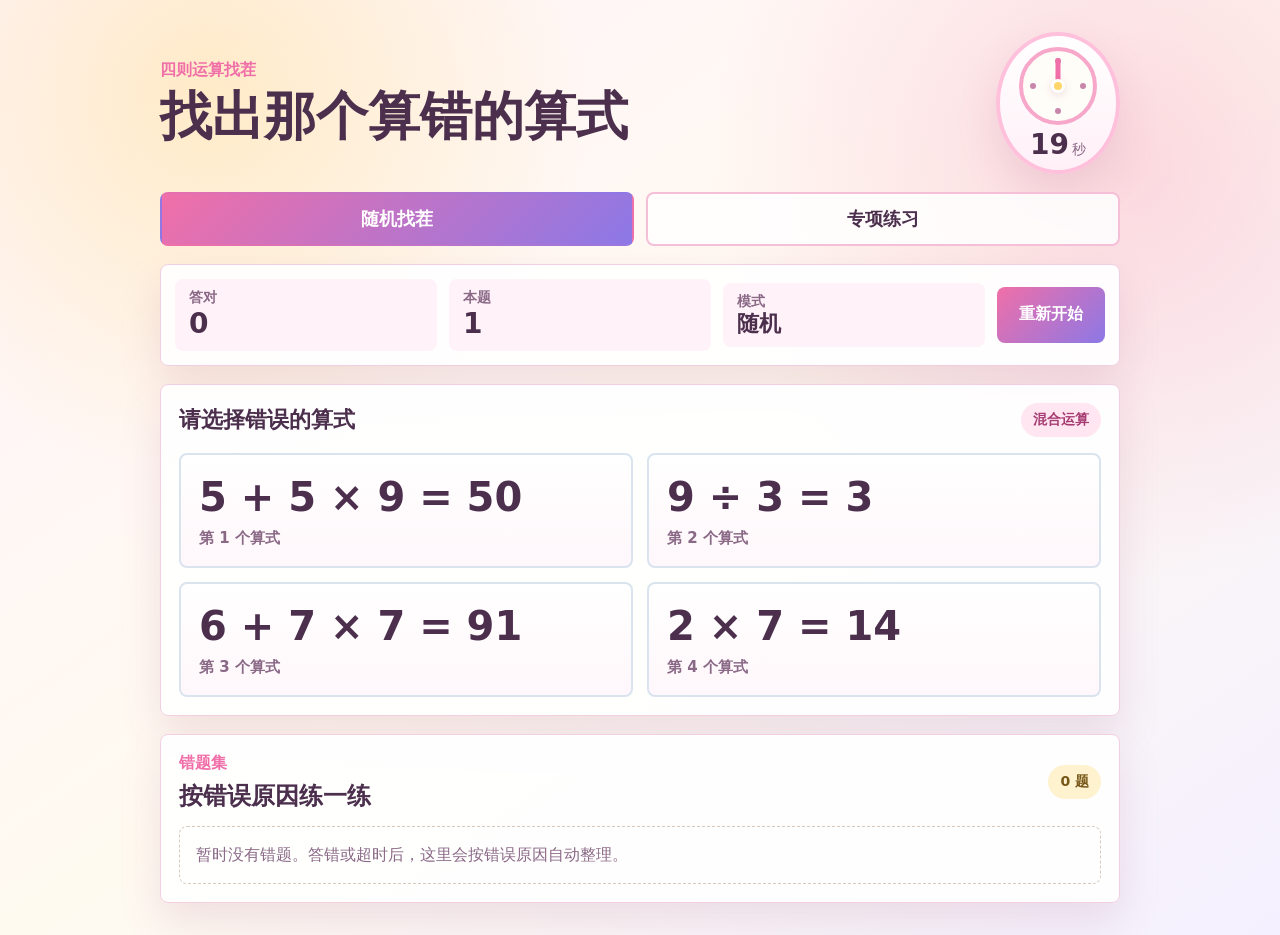
<file: index.html>
<!doctype html>
<html lang="zh-CN">
  <head>
    <meta charset="UTF-8" />
    <meta name="viewport" content="width=device-width, initial-scale=1.0" />
    <title>算式找茬</title>
    <link rel="stylesheet" href="styles.css" />
  </head>
  <body>
    <main class="app">
      <section class="topbar" aria-label="游戏状态">
        <div>
          <p class="eyebrow">四则运算找茬</p>
          <h1>找出那个算错的算式</h1>
        </div>
        <div class="timer" aria-label="本题剩余时间" aria-live="polite">
          <div class="clock-face">
            <span class="clock-mark mark-12"></span>
            <span class="clock-mark mark-3"></span>
            <span class="clock-mark mark-6"></span>
            <span class="clock-mark mark-9"></span>
            <span id="clockHand" class="clock-hand"></span>
            <span class="clock-center"></span>
          </div>
          <div class="timer-text">
            <span id="timeLeft">20</span>
            <small>秒</small>
          </div>
        </div>
      </section>

      <nav class="page-tabs" aria-label="练习入口">
        <button id="gameTabButton" class="tab-button active" type="button">随机找茬</button>
        <button id="practiceTabButton" class="tab-button" type="button">专项练习</button>
      </nav>

      <section id="gamePage">
        <section class="score-panel" aria-label="得分">
          <div>
            <span class="label">答对</span>
            <strong id="score">0</strong>
          </div>
          <div>
            <span class="label" id="roundLabel">本题</span>
            <strong id="round">1</strong>
          </div>
          <div>
            <span class="label">模式</span>
            <strong id="modeName">随机</strong>
          </div>
          <button id="newGameButton" type="button">重新开始</button>
        </section>

        <section class="question-panel" aria-live="polite">
          <div class="prompt-row">
            <p id="prompt">请选择错误的算式</p>
            <span id="difficultyTag">基础练习</span>
          </div>
          <div id="choices" class="choices" aria-label="算式选项"></div>
        </section>

        <section id="feedback" class="feedback hidden" aria-live="assertive"></section>
      </section>

      <section id="practicePage" class="practice-page hidden" aria-label="专项练习">
        <div class="section-title">
          <div>
            <p class="eyebrow">专项练习</p>
            <h2>选择一种易错类型</h2>
          </div>
          <span>每组 10 题</span>
        </div>
        <div id="practiceCatalog" class="practice-catalog"></div>
      </section>

      <section class="mistake-book" aria-label="错题集">
        <div class="section-title">
          <div>
            <p class="eyebrow">错题集</p>
            <h2>按错误原因练一练</h2>
          </div>
          <span id="mistakeCount">0 题</span>
        </div>
        <div id="mistakeGroups" class="mistake-groups"></div>
      </section>
    </main>

    <script src="script.js"></script>
  </body>
</html>
</file>
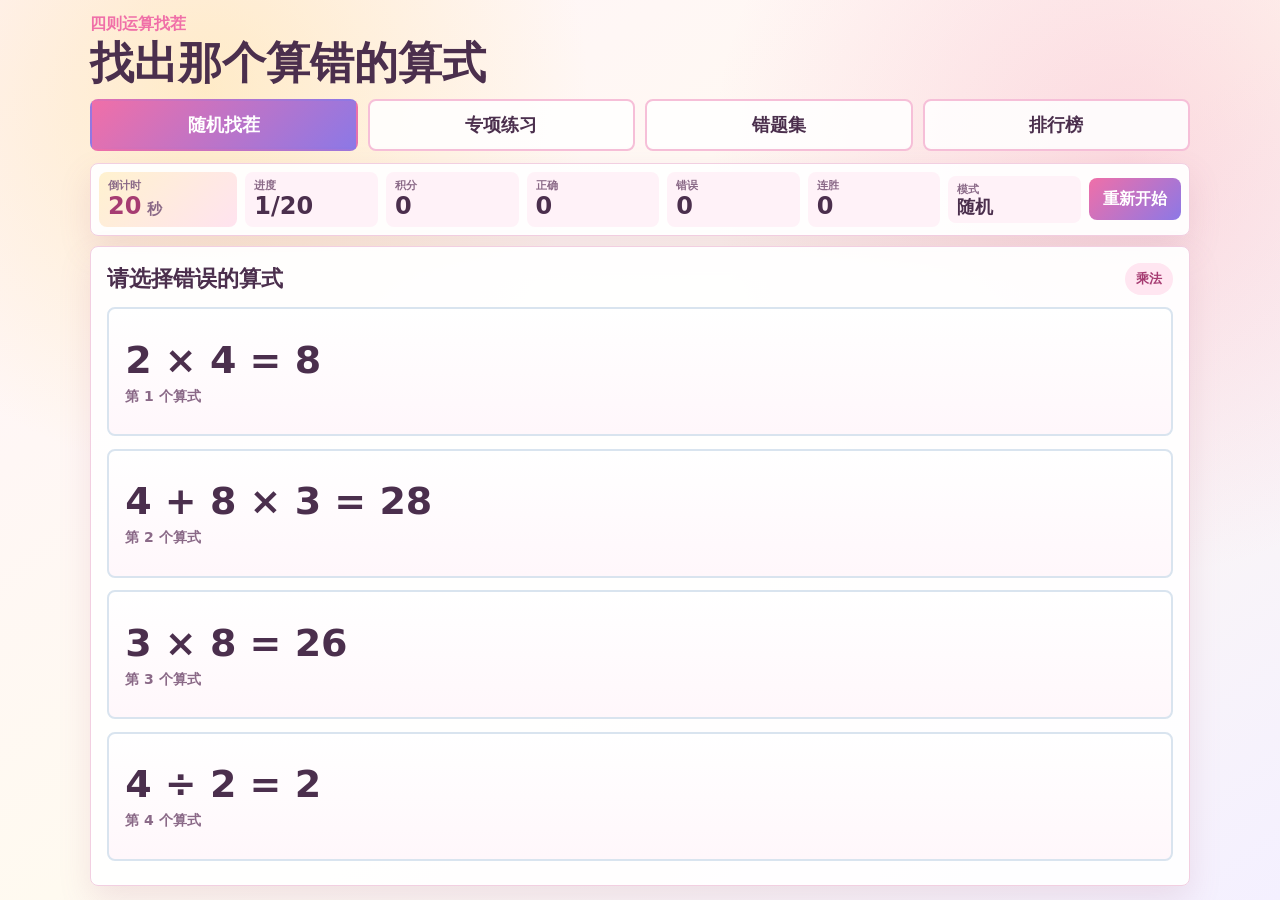
<file: android/app/src/main/assets/index.html>
<!doctype html>
<html lang="zh-CN">
  <head>
    <meta charset="UTF-8" />
    <meta name="viewport" content="width=device-width, initial-scale=1.0" />
    <title>算式找茬</title>
    <link rel="stylesheet" href="styles.css" />
  </head>
  <body>
    <main class="app">
      <section class="topbar" aria-label="游戏状态">
        <div>
          <p class="eyebrow">四则运算找茬</p>
          <h1>找出那个算错的算式</h1>
        </div>
      </section>

      <nav class="page-tabs" aria-label="练习入口">
        <button id="gameTabButton" class="tab-button active" type="button">随机找茬</button>
        <button id="practiceTabButton" class="tab-button" type="button">专项练习</button>
        <button id="mistakeTabButton" class="tab-button" type="button">错题集</button>
        <button id="leaderboardTabButton" class="tab-button" type="button">排行榜</button>
      </nav>

      <section id="gamePage">
        <section class="score-panel" aria-label="得分">
          <div class="countdown-stat" aria-label="本题剩余时间" aria-live="polite">
            <span class="label">倒计时</span>
            <strong><span id="timeLeft">20</span><small> 秒</small></strong>
          </div>
          <div>
            <span class="label" id="roundLabel">进度</span>
            <strong id="round">1/20</strong>
          </div>
          <div>
            <span class="label">积分</span>
            <strong id="score">0</strong>
          </div>
          <div>
            <span class="label">正确</span>
            <strong id="correctCount">0</strong>
          </div>
          <div>
            <span class="label">错误</span>
            <strong id="wrongCount">0</strong>
          </div>
          <div>
            <span class="label">连胜</span>
            <strong id="comboCount">0</strong>
          </div>
          <div>
            <span class="label">模式</span>
            <strong id="modeName">随机</strong>
          </div>
          <button id="newGameButton" type="button">重新开始</button>
        </section>

        <section class="question-panel" aria-live="polite">
          <div class="prompt-row">
            <p id="prompt">请选择错误的算式</p>
            <span id="difficultyTag">基础练习</span>
          </div>
          <div id="choices" class="choices" aria-label="算式选项"></div>
          <div class="question-actions">
            <button id="nextQuestionButton" class="hidden" type="button">下一题</button>
          </div>
        </section>

        <section id="feedback" class="feedback hidden" aria-live="assertive"></section>
        <div id="comboFloat" class="combo-float hidden" aria-live="polite"></div>
      </section>

      <section id="practicePage" class="practice-page hidden" aria-label="专项练习">
        <div class="section-title">
          <div>
            <p class="eyebrow">专项练习</p>
            <h2>选择一种易错类型</h2>
          </div>
          <span>每组 10 题</span>
        </div>
        <div id="practiceCatalog" class="practice-catalog"></div>
      </section>

      <section id="mistakePage" class="mistake-book hidden" aria-label="错题集">
        <div class="section-title">
          <div>
            <p class="eyebrow">错题集</p>
            <h2>按错误原因练一练</h2>
          </div>
          <span id="mistakeCount">0 题</span>
        </div>
        <div id="mistakeGroups" class="mistake-groups"></div>
      </section>

      <section id="leaderboardPage" class="leaderboard-page hidden" aria-label="排行榜">
        <div class="section-title">
          <div>
            <p class="eyebrow">排行榜</p>
            <h2>历史挑战得分</h2>
          </div>
          <span id="leaderboardCount">0 次</span>
        </div>
        <div id="leaderboardList" class="leaderboard-list"></div>
      </section>
    </main>

    <audio id="bgmAudio" src="assets/audio/bgm-flowerbed-fields.ogg" loop preload="auto"></audio>
    <audio id="clickAudio" src="assets/audio/click.mp3" preload="auto"></audio>
    <audio id="correctAudio" src="assets/audio/correct.mp3" preload="auto"></audio>
    <audio id="wrongAudio" src="assets/audio/error.mp3" preload="auto"></audio>
    <audio id="comboWin3Audio" src="assets/audio/win-3.mp3" preload="auto"></audio>
    <audio id="comboWin5Audio" src="assets/audio/win-5.mp3" preload="auto"></audio>
    <audio id="comboWin7Audio" src="assets/audio/win-7.mp3" preload="auto"></audio>
    <audio id="comboWin9Audio" src="assets/audio/win-9.mp3" preload="auto"></audio>
    <audio id="comboWin11Audio" src="assets/audio/win-11.mp3" preload="auto"></audio>
    <script src="script.js"></script>
  </body>
</html>
</file>
<file: styles.css>
:root {
  --bg: #fff4fa;
  --panel: #ffffff;
  --ink: #4b2f4d;
  --muted: #8a6987;
  --line: #f2cfe1;
  --blue: #7867d9;
  --green: #2f9b83;
  --pink: #f06fa8;
  --soft-pink: #ffe3ef;
  --yellow: #ffd66b;
  --wrong: #df4d67;
  --shadow: 0 18px 42px rgba(171, 91, 130, 0.16);
}

* {
  box-sizing: border-box;
}

body {
  margin: 0;
  min-height: 100vh;
  background:
    radial-gradient(circle at 16% 10%, rgba(255, 214, 107, 0.34), transparent 24rem),
    radial-gradient(circle at 88% 18%, rgba(240, 111, 168, 0.24), transparent 26rem),
    linear-gradient(145deg, #fff4fa 0%, #fffaf0 52%, #f4f0ff 100%);
  color: var(--ink);
  font-family:
    "PingFang SC", "Microsoft YaHei", system-ui, -apple-system, BlinkMacSystemFont,
    "Segoe UI", sans-serif;
}

button {
  font: inherit;
}

.app {
  width: min(960px, calc(100% - 32px));
  margin: 0 auto;
  padding: 32px 0;
}

.topbar {
  display: flex;
  align-items: center;
  justify-content: space-between;
  gap: 16px;
  margin-bottom: 18px;
}

.eyebrow {
  margin: 0 0 6px;
  color: var(--pink);
  font-size: 16px;
  font-weight: 800;
}

h1 {
  margin: 0;
  font-size: clamp(30px, 5vw, 52px);
  line-height: 1.12;
  letter-spacing: 0;
}

.timer {
  flex: 0 0 auto;
  width: 124px;
  min-height: 142px;
  display: grid;
  justify-items: center;
  align-content: center;
  gap: 6px;
  border: 4px solid #ffc0dc;
  border-radius: 50%;
  background: linear-gradient(180deg, #fff 0%, #fff0f7 100%);
  box-shadow: var(--shadow);
}

.clock-face {
  position: relative;
  width: 78px;
  height: 78px;
  border: 4px solid #f7a7ca;
  border-radius: 50%;
  background: #fffdf8;
}

.clock-mark {
  position: absolute;
  width: 6px;
  height: 6px;
  border-radius: 50%;
  background: #c887aa;
}

.mark-12 {
  top: 7px;
  left: 50%;
  transform: translateX(-50%);
}

.mark-3 {
  top: 50%;
  right: 7px;
  transform: translateY(-50%);
}

.mark-6 {
  bottom: 7px;
  left: 50%;
  transform: translateX(-50%);
}

.mark-9 {
  top: 50%;
  left: 7px;
  transform: translateY(-50%);
}

.clock-hand {
  position: absolute;
  left: 50%;
  bottom: 50%;
  width: 5px;
  height: 28px;
  border-radius: 999px;
  background: var(--pink);
  transform: translateX(-50%) rotate(0deg);
  transform-origin: 50% 100%;
  transition: transform 320ms ease;
}

.clock-center {
  position: absolute;
  top: 50%;
  left: 50%;
  width: 14px;
  height: 14px;
  border: 3px solid #fff;
  border-radius: 50%;
  background: var(--yellow);
  transform: translate(-50%, -50%);
  box-shadow: 0 2px 8px rgba(171, 91, 130, 0.22);
}

.timer-text {
  display: flex;
  align-items: baseline;
  gap: 3px;
  color: var(--ink);
}

.timer-text span {
  display: block;
  font-size: 28px;
  font-weight: 900;
  line-height: 1;
}

.timer-text small {
  display: block;
  color: var(--muted);
  font-size: 14px;
  text-align: center;
}

.score-panel,
.question-panel,
.feedback,
.mistake-book,
.practice-page {
  border: 1px solid var(--line);
  border-radius: 8px;
  background: rgba(255, 255, 255, 0.94);
  box-shadow: var(--shadow);
}

.page-tabs {
  display: grid;
  grid-template-columns: repeat(2, minmax(0, 1fr));
  gap: 12px;
  margin-bottom: 18px;
}

.tab-button {
  min-height: 54px;
  border: 2px solid #f6bfd8;
  border-radius: 8px;
  background: rgba(255, 255, 255, 0.86);
  color: var(--ink);
  cursor: pointer;
  font-size: 18px;
  font-weight: 900;
}

.tab-button.active {
  border-color: transparent;
  background: linear-gradient(135deg, #f06fa8, #8c78e6);
  color: white;
}

.score-panel {
  display: grid;
  grid-template-columns: 1fr 1fr 1fr auto;
  gap: 12px;
  align-items: center;
  padding: 14px;
  margin-bottom: 18px;
}

.score-panel div {
  min-height: 64px;
  padding: 10px 14px;
  border-radius: 8px;
  background: #fff2f8;
}

.label {
  display: block;
  color: var(--muted);
  font-size: 14px;
  font-weight: 700;
}

.score-panel strong {
  display: block;
  overflow-wrap: anywhere;
  font-size: 28px;
  line-height: 1.2;
}

#modeName {
  font-size: 22px;
}

#newGameButton {
  min-height: 56px;
  padding: 0 22px;
  border: 0;
  border-radius: 8px;
  background: linear-gradient(135deg, #f06fa8, #8c78e6);
  color: white;
  cursor: pointer;
  font-weight: 800;
}

.question-panel {
  padding: 18px;
}

.prompt-row {
  display: flex;
  align-items: center;
  justify-content: space-between;
  gap: 12px;
  margin-bottom: 16px;
}

#prompt {
  margin: 0;
  font-size: 22px;
  font-weight: 900;
}

#difficultyTag {
  flex: 0 0 auto;
  padding: 8px 12px;
  border-radius: 999px;
  background: #ffe6f1;
  color: #a63c72;
  font-size: 14px;
  font-weight: 800;
}

.choices {
  display: grid;
  grid-template-columns: repeat(2, minmax(0, 1fr));
  gap: 14px;
}

.choice {
  width: 100%;
  min-height: 112px;
  padding: 18px;
  border: 2px solid #d9e4ef;
  border-radius: 8px;
  background: linear-gradient(180deg, #ffffff 0%, #fff7fb 100%);
  color: var(--ink);
  cursor: pointer;
  text-align: left;
  transition: transform 180ms ease, border-color 180ms ease, background 180ms ease;
}

.choice:hover,
.choice:focus-visible {
  border-color: var(--pink);
  outline: none;
  transform: translateY(-2px);
}

.choice .formula {
  display: block;
  overflow-wrap: anywhere;
  font-size: clamp(26px, 4.4vw, 40px);
  font-weight: 900;
  line-height: 1.2;
}

.choice .hint {
  display: block;
  margin-top: 8px;
  color: var(--muted);
  font-size: 15px;
  font-weight: 700;
}

.choice.correct-pick {
  border-color: var(--green);
  background: #ecfbf4;
}

.choice.wrong-pick {
  border-color: var(--wrong);
  background: #fff0f0;
}

.choice.answer {
  border-color: var(--pink);
  background: #fff1f8;
}

.choice:disabled {
  cursor: default;
}

.feedback {
  margin-top: 18px;
  padding: 18px;
  border-left: 8px solid var(--blue);
}

.feedback.success {
  border-left-color: var(--green);
}

.feedback.fail {
  border-left-color: var(--wrong);
}

.feedback h2 {
  margin: 0 0 8px;
  font-size: 24px;
  letter-spacing: 0;
}

.feedback p {
  margin: 6px 0 0;
  color: var(--muted);
  font-size: 17px;
  line-height: 1.55;
}

.mistake-book {
  margin-top: 18px;
  padding: 18px;
}

.practice-page {
  padding: 18px;
}

.section-title {
  display: flex;
  align-items: center;
  justify-content: space-between;
  gap: 12px;
  margin-bottom: 14px;
}

.section-title h2 {
  margin: 0;
  font-size: 24px;
  letter-spacing: 0;
}

#mistakeCount {
  flex: 0 0 auto;
  padding: 8px 12px;
  border-radius: 999px;
  background: #fff2cf;
  color: #765718;
  font-size: 14px;
  font-weight: 900;
}

.mistake-groups,
.practice-catalog {
  display: grid;
  gap: 12px;
}

.practice-catalog {
  grid-template-columns: repeat(2, minmax(0, 1fr));
}

.empty-state {
  margin: 0;
  padding: 16px;
  border: 1px dashed #d7c9bb;
  border-radius: 8px;
  color: var(--muted);
  font-size: 16px;
  line-height: 1.5;
}

.mistake-group {
  display: grid;
  grid-template-columns: 1fr auto;
  gap: 10px 14px;
  align-items: center;
  padding: 14px;
  border: 1px solid #e5edf5;
  border-radius: 8px;
  background: #fff7fb;
}

.practice-card {
  display: grid;
  gap: 12px;
  align-content: space-between;
  min-height: 190px;
  padding: 16px;
  border: 2px solid #f3d2e2;
  border-radius: 8px;
  background: linear-gradient(180deg, #ffffff 0%, #fff5fa 100%);
}

.practice-card h3 {
  margin: 0 0 8px;
  font-size: 21px;
  letter-spacing: 0;
}

.practice-card p {
  margin: 0;
  color: var(--muted);
  font-size: 16px;
  line-height: 1.5;
}

.practice-meta {
  display: flex;
  flex-wrap: wrap;
  gap: 8px;
}

.practice-meta span {
  padding: 7px 10px;
  border-radius: 999px;
  background: #fff0c9;
  color: #735214;
  font-size: 13px;
  font-weight: 900;
}

.mistake-group h3 {
  margin: 0 0 6px;
  font-size: 18px;
  letter-spacing: 0;
}

.mistake-group p {
  margin: 0;
  color: var(--muted);
  font-size: 15px;
  line-height: 1.45;
}

.practice-button {
  min-height: 48px;
  padding: 0 16px;
  border: 0;
  border-radius: 8px;
  background: linear-gradient(135deg, #f06fa8, #ff9cc7);
  color: #fff;
  cursor: pointer;
  font-weight: 900;
}

.mistake-list {
  grid-column: 1 / -1;
  display: grid;
  gap: 6px;
  margin: 2px 0 0;
  padding: 0;
  list-style: none;
}

.mistake-list li {
  padding-top: 6px;
  border-top: 1px solid #e3ebf3;
  color: var(--ink);
  font-size: 15px;
  line-height: 1.4;
}

.hidden {
  display: none;
}

@media (max-width: 720px) {
  .app {
    width: min(100% - 24px, 560px);
    padding: 18px 0;
  }

  .topbar {
    align-items: flex-start;
  }

  .timer {
    width: 96px;
    min-height: 116px;
  }

  .clock-face {
    width: 62px;
    height: 62px;
  }

  .clock-hand {
    height: 21px;
  }

  .timer-text span {
    font-size: 24px;
  }

  .score-panel,
  .mistake-group,
  .practice-catalog,
  .page-tabs {
    grid-template-columns: 1fr;
  }

  #newGameButton {
    grid-column: auto;
  }

  .prompt-row,
  .choices {
    grid-template-columns: 1fr;
  }

  .prompt-row {
    display: grid;
    align-items: start;
  }
}

@media (prefers-reduced-motion: reduce) {
  .choice {
    transition: none;
  }

  .choice:hover,
  .choice:focus-visible {
    transform: none;
  }
}
</file>
<file: android/app/src/main/assets/styles.css>
:root {
  --bg: #fff4fa;
  --panel: #ffffff;
  --ink: #4b2f4d;
  --muted: #8a6987;
  --line: #f2cfe1;
  --blue: #7867d9;
  --green: #2f9b83;
  --pink: #f06fa8;
  --yellow: #ffd66b;
  --wrong: #df4d67;
  --shadow: 0 14px 32px rgba(171, 91, 130, 0.15);
}

* {
  box-sizing: border-box;
}

html,
body {
  height: 100%;
}

body {
  margin: 0;
  height: 100vh;
  height: 100dvh;
  overflow: hidden;
  background:
    radial-gradient(circle at 16% 10%, rgba(255, 214, 107, 0.34), transparent 24rem),
    radial-gradient(circle at 88% 18%, rgba(240, 111, 168, 0.24), transparent 26rem),
    linear-gradient(145deg, #fff4fa 0%, #fffaf0 52%, #f4f0ff 100%);
  color: var(--ink);
  font-family:
    "PingFang SC", "Microsoft YaHei", system-ui, -apple-system, BlinkMacSystemFont,
    "Segoe UI", sans-serif;
}

button {
  font: inherit;
}

.app {
  width: min(1100px, calc(100% - 24px));
  height: 100vh;
  height: 100dvh;
  margin: 0 auto;
  padding: clamp(8px, 1.6vh, 18px) 0;
  display: grid;
  grid-template-rows: auto auto minmax(0, 1fr);
  gap: clamp(7px, 1.3vh, 12px);
}

.topbar {
  min-height: 0;
}

.eyebrow {
  margin: 0 0 4px;
  color: var(--pink);
  font-size: clamp(12px, 1.8vw, 16px);
  font-weight: 800;
}

h1 {
  margin: 0;
  font-size: clamp(24px, 4vw, 44px);
  line-height: 1.1;
  letter-spacing: 0;
}

.score-panel,
.question-panel,
.feedback,
.mistake-book,
.practice-page,
.leaderboard-page {
  border: 1px solid var(--line);
  border-radius: 8px;
  background: rgba(255, 255, 255, 0.94);
  box-shadow: var(--shadow);
}

.page-tabs {
  display: grid;
  grid-template-columns: repeat(4, minmax(0, 1fr));
  gap: 10px;
}

.tab-button {
  min-height: clamp(40px, 5.8vh, 52px);
  border: 2px solid #f6bfd8;
  border-radius: 8px;
  background: rgba(255, 255, 255, 0.86);
  color: var(--ink);
  cursor: pointer;
  font-size: clamp(15px, 2.2vw, 18px);
  font-weight: 900;
}

.tab-button.active {
  border-color: transparent;
  background: linear-gradient(135deg, #f06fa8, #8c78e6);
  color: white;
}

#gamePage,
.practice-page,
.mistake-book,
.leaderboard-page {
  min-height: 0;
}

#gamePage {
  display: grid;
  grid-template-rows: auto minmax(0, 1fr) auto;
}

.score-panel {
  display: flex;
  flex-wrap: nowrap;
  gap: 8px;
  align-items: center;
  padding: 8px;
  margin-bottom: 10px;
  overflow: hidden;
}

.score-panel div {
  min-width: 0;
  min-height: 42px;
  padding: 6px 9px;
  border-radius: 8px;
  background: #fff2f8;
}

.score-panel div:not(.countdown-stat) {
  flex: 1 1 0;
}

.countdown-stat {
  flex: 1.05 1 0;
}

.countdown-stat {
  background: linear-gradient(135deg, #fff2cf, #ffe3ef) !important;
}

.countdown-stat strong {
  color: #a63c72;
}

.countdown-stat small {
  color: var(--muted);
  font-size: 0.62em;
}

.label {
  display: block;
  color: var(--muted);
  font-size: 11px;
  font-weight: 700;
}

.score-panel strong {
  display: block;
  overflow-wrap: anywhere;
  font-size: clamp(16px, 2.3vw, 24px);
  line-height: 1.15;
}

#modeName {
  font-size: clamp(13px, 1.8vw, 18px);
}

#newGameButton,
#nextQuestionButton {
  min-height: 42px;
  padding: 0 14px;
  border: 0;
  border-radius: 8px;
  background: linear-gradient(135deg, #f06fa8, #8c78e6);
  color: white;
  cursor: pointer;
  font-weight: 800;
  white-space: nowrap;
}

#nextQuestionButton {
  background: linear-gradient(135deg, #2f9b83, #78c7b3);
}

.question-panel {
  min-height: 0;
  padding: clamp(10px, 1.8vh, 16px);
  display: grid;
  grid-template-rows: auto minmax(0, 1fr) auto;
}

.question-actions {
  display: flex;
  justify-content: flex-end;
  margin-top: 8px;
}

.question-actions #nextQuestionButton {
  min-width: 118px;
}

.prompt-row {
  display: flex;
  align-items: center;
  justify-content: space-between;
  gap: 10px;
  margin-bottom: clamp(8px, 1.4vh, 14px);
}

#prompt {
  margin: 0;
  font-size: clamp(18px, 2.8vw, 22px);
  font-weight: 900;
}

#difficultyTag {
  flex: 0 0 auto;
  padding: 7px 11px;
  border-radius: 999px;
  background: #ffe6f1;
  color: #a63c72;
  font-size: 13px;
  font-weight: 800;
}

.choices {
  display: grid;
  grid-template-columns: 1fr;
  gap: clamp(8px, 1.4vh, 14px);
}

.choice {
  width: 100%;
  min-height: clamp(66px, 11vh, 92px);
  padding: clamp(10px, 1.8vh, 18px);
  border: 2px solid #d9e4ef;
  border-radius: 8px;
  background: linear-gradient(180deg, #ffffff 0%, #fff7fb 100%);
  color: var(--ink);
  cursor: pointer;
  text-align: left;
  transition: transform 180ms ease, border-color 180ms ease, background 180ms ease;
}

.choice:hover,
.choice:focus-visible {
  border-color: var(--pink);
  outline: none;
  transform: translateY(-2px);
}

.choice .formula {
  display: block;
  overflow-wrap: anywhere;
  font-size: clamp(23px, 4vw, 38px);
  font-weight: 900;
  line-height: 1.18;
}

.choice .hint {
  display: block;
  margin-top: 5px;
  color: var(--muted);
  font-size: 14px;
  font-weight: 700;
}

.choice-feedback {
  display: none;
  margin-top: 7px;
  padding-top: 7px;
  border-top: 1px solid #f0c8dc;
  color: var(--muted);
  font-size: clamp(12px, 1.8vw, 14px);
  line-height: 1.3;
}

.choice-feedback strong,
.choice-feedback span {
  display: block;
}

.choice-feedback strong {
  color: #a63c72;
  font-size: 1.05em;
}

.choice.answer .choice-feedback,
.choice.correct-pick .choice-feedback,
.choice.wrong-pick .choice-feedback {
  display: block;
}

.choice.correct-pick {
  border-color: var(--green);
  background: #ecfbf4;
}

.choice.correct-formula {
  border-color: var(--green);
  background: #ecfbf4;
}

.choice.answer {
  border-color: var(--wrong);
  background: #fff0f0;
}

.choice:disabled {
  cursor: default;
}

.feedback {
  margin-top: 10px;
  padding: clamp(10px, 1.5vh, 14px);
  border-left: 8px solid var(--blue);
}

.feedback.success {
  border-left-color: var(--green);
}

.feedback.fail {
  border-left-color: var(--wrong);
}

.feedback h2 {
  margin: 0 0 4px;
  font-size: clamp(18px, 2.8vw, 22px);
  letter-spacing: 0;
}

.feedback p {
  margin: 3px 0 0;
  color: var(--muted);
  font-size: clamp(13px, 2.1vw, 16px);
  line-height: 1.32;
}

.practice-page,
.mistake-book,
.leaderboard-page {
  padding: clamp(10px, 1.8vh, 16px);
}

.mistake-book {
  overflow-y: auto;
  overscroll-behavior: contain;
  -webkit-overflow-scrolling: touch;
}

.section-title {
  display: flex;
  align-items: center;
  justify-content: space-between;
  gap: 10px;
  margin-bottom: 8px;
}

.section-title h2 {
  margin: 0;
  font-size: clamp(18px, 2.8vw, 24px);
  letter-spacing: 0;
}

#mistakeCount,
.section-title > span {
  flex: 0 0 auto;
  padding: 7px 11px;
  border-radius: 999px;
  background: #fff2cf;
  color: #765718;
  font-size: 13px;
  font-weight: 900;
}

.mistake-groups,
.practice-catalog,
.leaderboard-list {
  display: grid;
  gap: 10px;
}

.practice-catalog {
  grid-template-columns: repeat(auto-fit, minmax(180px, 1fr));
}

.empty-state {
  margin: 0;
  padding: 10px;
  border: 1px dashed #d7c9bb;
  border-radius: 8px;
  color: var(--muted);
  font-size: 14px;
  line-height: 1.35;
}

.mistake-group {
  display: grid;
  grid-template-columns: 1fr auto;
  gap: 5px 10px;
  align-items: center;
  padding: 8px 10px;
  border: 1px solid #e5edf5;
  border-radius: 8px;
  background: #fff7fb;
}

.mistake-group h3 {
  margin: 0 0 2px;
  font-size: 14px;
  letter-spacing: 0;
}

.mistake-group p {
  margin: 0;
  color: var(--muted);
  font-size: 12px;
  line-height: 1.3;
}

.practice-card {
  display: grid;
  gap: 8px;
  align-content: space-between;
  min-height: 150px;
  padding: 12px;
  border: 2px solid #f3d2e2;
  border-radius: 8px;
  background: linear-gradient(180deg, #ffffff 0%, #fff5fa 100%);
}

.practice-card h3 {
  margin: 0 0 5px;
  font-size: clamp(17px, 2.4vw, 21px);
  letter-spacing: 0;
}

.practice-card p {
  margin: 0;
  color: var(--muted);
  font-size: clamp(13px, 1.9vw, 15px);
  line-height: 1.34;
}

.practice-meta {
  display: flex;
  flex-wrap: wrap;
  gap: 6px;
}

.practice-meta span {
  padding: 5px 8px;
  border-radius: 999px;
  background: #fff0c9;
  color: #735214;
  font-size: 12px;
  font-weight: 900;
}

.practice-button {
  min-height: 38px;
  padding: 0 12px;
  border: 0;
  border-radius: 8px;
  background: linear-gradient(135deg, #f06fa8, #ff9cc7);
  color: #fff;
  cursor: pointer;
  font-weight: 900;
}

.combo-float {
  position: fixed;
  left: 50%;
  top: 45%;
  z-index: 20;
  padding: 10px 18px;
  border-radius: 999px;
  background: linear-gradient(135deg, #ffd66b, #f06fa8);
  color: #fff;
  font-size: clamp(28px, 8vw, 58px);
  font-weight: 900;
  text-shadow: 0 2px 10px rgba(104, 48, 76, 0.35);
  transform: translate(-50%, -50%) scale(0.9);
  pointer-events: none;
}

.combo-float.pop {
  animation: combo-pop 900ms ease forwards;
}

@keyframes combo-pop {
  0% {
    opacity: 0;
    transform: translate(-50%, -35%) scale(0.8);
  }
  28% {
    opacity: 1;
    transform: translate(-50%, -50%) scale(1.08);
  }
  100% {
    opacity: 0;
    transform: translate(-50%, -78%) scale(1);
  }
}

.leaderboard-page {
  overflow-y: auto;
  overscroll-behavior: contain;
  -webkit-overflow-scrolling: touch;
}

.leaderboard-item {
  display: grid;
  grid-template-columns: auto 1fr auto;
  gap: 10px;
  align-items: center;
  padding: 10px 12px;
  border: 1px solid #e5edf5;
  border-radius: 8px;
  background: #fff7fb;
}

.leaderboard-item .rank {
  color: #a63c72;
  font-size: clamp(20px, 3vw, 30px);
}

.leaderboard-item h3 {
  margin: 0 0 3px;
  font-size: clamp(22px, 3.4vw, 34px);
  letter-spacing: 0;
}

.leaderboard-item p,
.leaderboard-item span {
  margin: 0;
  color: var(--muted);
  font-size: 13px;
}

.mistake-list {
  grid-column: 1 / -1;
  display: grid;
  gap: 6px;
  margin: 2px 0 0;
  padding: 0;
  list-style: none;
}

.mistake-list li {
  display: grid;
  gap: 2px;
  padding-top: 6px;
  border-top: 1px solid #e3ebf3;
  color: var(--ink);
  font-size: 12px;
  line-height: 1.22;
}

.mistake-formula {
  display: block;
  color: #a63c72;
  font-size: clamp(24px, 4.2vw, 36px);
  line-height: 1.08;
  overflow-wrap: anywhere;
}

.mistake-list span,
.mistake-list small {
  color: var(--muted);
  font-size: 12px;
}

.mistake-list small {
  display: block;
}

.hidden {
  display: none !important;
}

@media (max-width: 720px) {
  .app {
    width: min(100% - 12px, 560px);
    padding: 6px 0;
    gap: 6px;
  }

  .eyebrow {
    margin-bottom: 2px;
    font-size: 12px;
  }

  h1 {
    font-size: clamp(19px, 6vw, 28px);
  }

  .tab-button {
    min-height: 38px;
    font-size: 14px;
  }

  .score-panel {
    gap: 4px;
    padding: 5px;
    margin-bottom: 6px;
  }

  .score-panel div {
    min-height: 34px;
    padding: 4px 4px;
  }

  .label {
    font-size: 9px;
  }

  .score-panel strong,
  #modeName {
    font-size: 11px;
    white-space: nowrap;
  }

  #newGameButton,
  #nextQuestionButton {
    min-height: 34px;
    padding: 0 4px;
    font-size: 11px;
  }

  .question-actions {
    margin-top: 5px;
  }

  .question-actions #nextQuestionButton {
    min-width: 92px;
  }

  .question-panel {
    padding: 8px;
  }

  .prompt-row {
    margin-bottom: 6px;
  }

  #prompt {
    font-size: 16px;
  }

  #difficultyTag {
    padding: 6px 8px;
    font-size: 12px;
  }

  .choices {
    grid-template-columns: 1fr;
    gap: 8px;
  }

  .choice {
    min-height: clamp(58px, 10vh, 78px);
    padding: 8px;
  }

  .choice .formula {
    font-size: clamp(20px, 7vw, 28px);
  }

  .choice .hint {
    margin-top: 3px;
    font-size: 12px;
  }

  .choice-feedback {
    margin-top: 4px;
    padding-top: 4px;
    font-size: 10px;
    line-height: 1.18;
  }

  .feedback {
    margin-top: 6px;
    padding: 8px;
    border-left-width: 5px;
  }

  .feedback h2 {
    font-size: 16px;
  }

  .feedback p {
    font-size: 12px;
    line-height: 1.22;
  }

  .practice-page,
  .mistake-book,
  .leaderboard-page {
    padding: 8px;
  }

  .section-title {
    margin-bottom: 6px;
  }

  #mistakeCount,
  .section-title > span {
    padding: 5px 8px;
    font-size: 12px;
  }

  .mistake-groups,
  .practice-catalog,
  .leaderboard-list {
    grid-template-columns: repeat(2, minmax(0, 1fr));
    gap: 7px;
  }

  .empty-state {
    padding: 8px;
    font-size: 12px;
  }

  .mistake-group {
    grid-template-columns: 1fr;
    gap: 5px;
    padding: 7px;
  }

  .mistake-group h3 {
    margin: 0;
    font-size: 12px;
  }

  .mistake-group p {
    font-size: 10px;
  }

  .mistake-group .practice-button {
    min-height: 32px;
    font-size: 11px;
  }

  .mistake-list {
    display: grid;
    gap: 4px;
  }

  .mistake-list li {
    padding-top: 4px;
  }

  .mistake-formula {
    font-size: clamp(20px, 6vw, 27px);
  }

  .mistake-list span,
  .mistake-list small {
    font-size: 10px;
  }

  .practice-card {
    min-height: 112px;
    padding: 8px;
    gap: 5px;
  }

  .practice-card h3 {
    margin-bottom: 2px;
    font-size: 14px;
  }

  .practice-card p {
    display: none;
  }

  .practice-meta {
    gap: 4px;
  }

  .practice-meta span {
    padding: 4px 6px;
    font-size: 10px;
  }

  .practice-card .practice-button {
    min-height: 34px;
    font-size: 12px;
  }

  .leaderboard-item {
    grid-template-columns: auto 1fr;
    gap: 6px;
    padding: 8px;
  }

  .leaderboard-item span {
    grid-column: 2;
    font-size: 10px;
  }

  .leaderboard-item h3 {
    font-size: 18px;
  }

  .leaderboard-item p {
    font-size: 10px;
  }
}

@media (orientation: landscape) and (max-height: 620px) {
  .app {
    width: min(1180px, calc(100% - 14px));
    padding: 5px 0;
    gap: 5px;
    grid-template-rows: auto auto minmax(0, 1fr);
  }

  .eyebrow {
    display: none;
  }

  h1 {
    font-size: clamp(18px, 3.4vh, 26px);
    line-height: 1;
  }

  .page-tabs {
    gap: 6px;
  }

  .tab-button {
    min-height: 32px;
    font-size: 13px;
  }

  #gamePage {
    grid-template-columns: minmax(132px, 20vw) minmax(320px, 1fr) minmax(132px, 20vw);
    grid-template-rows: auto minmax(0, 1fr);
    align-items: stretch;
    gap: 7px;
  }

  .score-panel {
    grid-column: 1 / -1;
    grid-row: 1;
    display: flex;
    flex-direction: row;
    align-content: start;
    gap: 4px;
    padding: 6px;
    margin-bottom: 0;
  }

  .score-panel div {
    min-height: 28px;
    padding: 3px 6px;
  }

  .label {
    font-size: 10px;
  }

  .score-panel strong,
  #modeName {
    font-size: 12px;
    white-space: nowrap;
  }

  #newGameButton,
  #nextQuestionButton {
    min-height: 34px;
    padding: 0 6px;
    font-size: 12px;
  }

  .question-actions {
    margin-top: 4px;
  }

  .question-panel {
    grid-column: 2;
    grid-row: 2;
    align-self: center;
    padding: 8px;
  }

  .prompt-row {
    margin-bottom: 6px;
  }

  #prompt {
    font-size: 16px;
  }

  #difficultyTag {
    padding: 5px 8px;
    font-size: 11px;
  }

  .choices {
    grid-template-columns: 1fr;
    gap: 4px;
  }

  .choice {
    min-height: 0;
    padding: 5px 10px;
  }

  .choice .formula {
    font-size: clamp(21px, 6.5vh, 32px);
    line-height: 1.08;
  }

  .choice .hint {
    display: none;
  }

  .choice-feedback {
    margin-top: 3px;
    padding-top: 3px;
    font-size: 10px;
    line-height: 1.12;
  }

  .choice-feedback span {
    overflow: hidden;
    text-overflow: ellipsis;
    white-space: nowrap;
  }

  .feedback {
    grid-column: 3;
    grid-row: 2;
    margin-top: 0;
    padding: 8px;
    border-left-width: 5px;
  }

  .feedback h2 {
    font-size: 15px;
  }

  .feedback p {
    font-size: 11px;
    line-height: 1.2;
  }

  .feedback.hidden {
    display: none !important;
  }

  .practice-catalog {
    grid-template-columns: repeat(5, minmax(0, 1fr));
  }

  .leaderboard-list {
    grid-template-columns: repeat(2, minmax(0, 1fr));
  }

  .practice-card {
    min-height: 120px;
  }
}

@media (prefers-reduced-motion: reduce) {
  .choice {
    transition: none;
  }

  .choice:hover,
  .choice:focus-visible {
    transform: none;
  }
}
</file>
